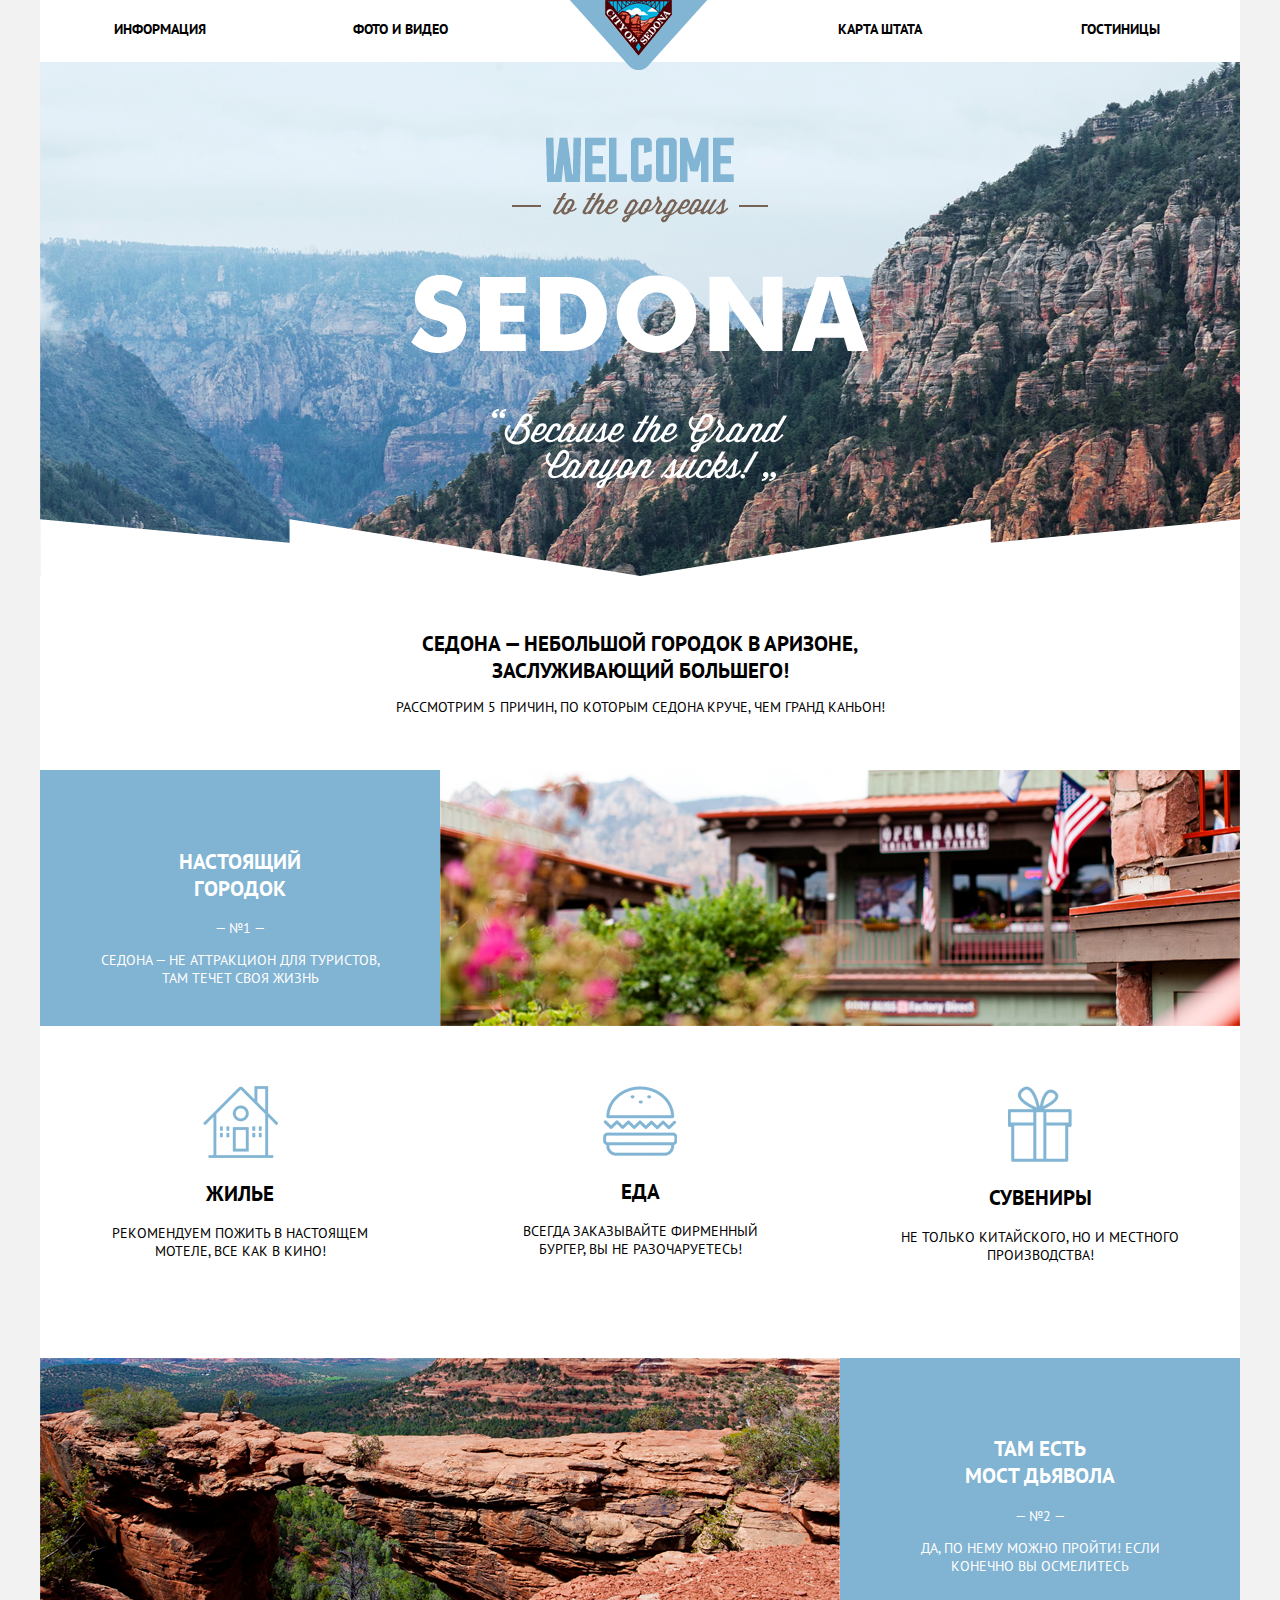
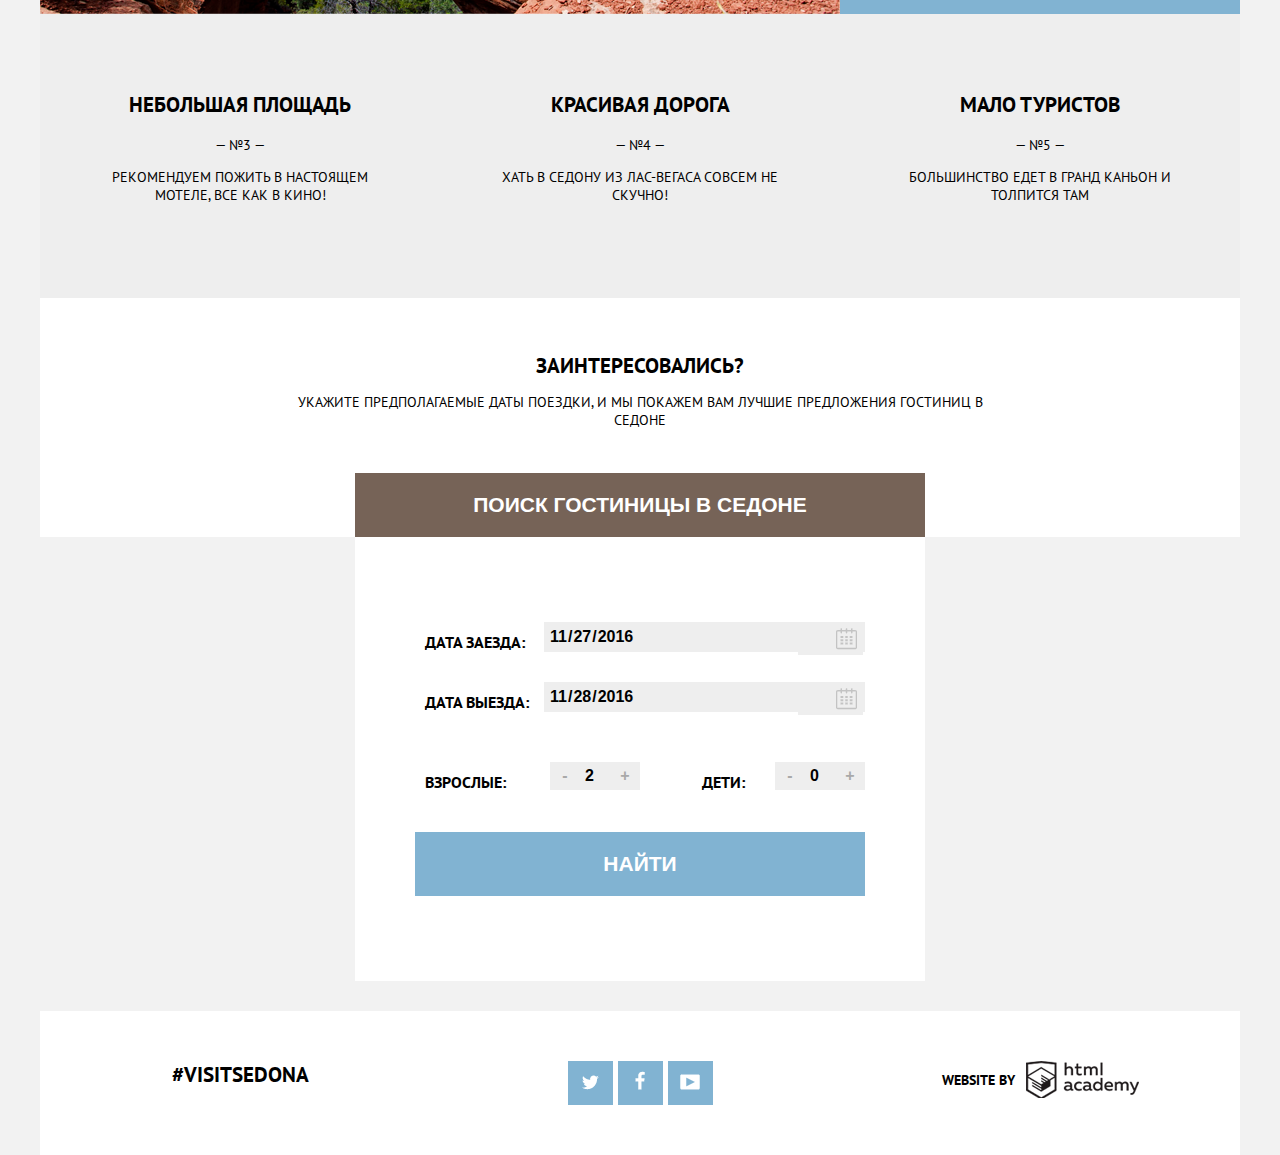
<file: index.html>
<!DOCTYPE html>
<html lang="en">
<head>
    <meta charset="UTF-8">
    <title>Sedona</title>
    <link href="https://fonts.googleapis.com/css?family=PT+Sans:400,700&amp;subset=cyrillic" rel="stylesheet">
    <link rel="stylesheet" href="styles/normalize.css">
    <link rel="stylesheet" href="styles/style.css">
    <meta name="viewport" content="width=device-width, initial-scale=1.0">
</head>
<body>
<header>
    <ul class="nav container white">
        <li class="nav-left"><a href="#">информация</a></li>
        <li class="nav-left"><a href="#">фото и видео</a></li>
        <li class="nav-right"><a href="hotels.html">гостиницы</a></li>
        <li class="nav-right"><a href="#">карта штата</a></li>
    </ul>
    <a href="index.html"><img class="logo" src="images/logo.png" alt="logo"></a>
</header>
<section class="container head">
    <div class="container-fluid">
        <img src="images/header-text.png" alt="welcome">
    </div>
    <img class="header-overlay" src="images/header-overlay.png">
</section>
<section class="container white">
    <div class="container-fluid">
        <h1>СЕДОНА — небольшой городок в АРИЗОНЕ, <br>зАСЛУЖИвающий большего!</h1>
        <p>Рассмотрим 5 причин, по которым Седона круче, чем гранд каньон!</p>
    </div>
</section>
<section class="container">
    <div class="flex-start img1">
        <div class="blue box-center">
            <h2>НАСТОЯЩИЙ<br> ГОРОДОК</h2>
            <p>— №1 —</p>
            <p>СЕДОНА — НЕ АТтРАКЦИОН ДЛЯ ТУРИСТОВ, ТАМ ТЕЧЕТ СВОЯ ЖИЗНЬ</p>
        </div>
    </div>
</section>
<section class="flex container white">
    <div class="icon box-center">
        <img src="images/icons/house.png" alt="home">
        <h2>жилье</h2>
        <p>Рекомендуем пожить в настоящем мотеле, все как в кино!</p>
    </div>
    <div class="icon box-center">
        <img src="images/icons/burger.png" alt="food">
        <h2>еда</h2>
        <p>Всегда заказывайте ФИРМЕННЫЙ БУРГЕР,
            Вы НЕ разочаруетесь!</p>
    </div>
    <div class="icon box-center">
        <img src="images/icons/gift.png" alt="gift">
        <h2>сувениры</h2>
        <p>Не только китайского, но и местного производства!</p>
    </div>
</section>
<section class="container">
    <div class="flex-end img2">
        <div class="blue box-center">
            <h2>ТАМ ЕСТЬ<br> Мост дьявола</h2>
            <p>— №2 —</p>
            <p>Да, по нему можно пройти! Если конечно вы осмелитесь</p>
        </div>
    </div>
</section>
<section class="flex container gray">
    <div class="icon box-center">
        <h2>небольшая площадь</h2>
        <p>— №3 —</p>
        <p>Рекомендуем пожить в настоящем мотеле, все как в кино!</p>
    </div>
    <div class="icon box-center">
        <h2>красивая дорога</h2>
        <p>— №4 —</p>
        <p>ХАТЬ В СЕДОНУ ИЗ ЛАС-ВЕГАСА совсем НЕ СКУЧНО!</p>
    </div>
    <div class="icon box-center">
        <h2>мало туристов</h2>
        <p>— №5 —</p>
        <p>Большинство едет в гранд каньон и толпится там</p>
    </div>
</section>
<section class="container white">
    <div class="container-fluid form-btn">
        <h1 class="biger-text">Заинтересовались?</h1>
        <p>Укажите предполагаемые даты поездки, и мы покажем вам лучшие предложения гостиниц в седоне</p>
        <button class="btn-brown btn-big-text btn btn-big search-btn">ПОИСК ГОСТИНИЦЫ В седоне</button>
    </div>
</section>
<section class="container form-section">
    <div class="map">
        <iframe src="https://www.google.com/maps/embed?pb=!1m18!1m12!1m3!1d52385.18050599723!2d-111.83015811090263!3d34.854373380999704!2m3!1f0!2f0!3f0!3m2!1i1024!2i768!4f13.1!3m3!1m2!1s0x872da132f942b00d%3A0x5548c523fa6c8efd!2z0KHQtdC00L7QvdCwLCDQkNGA0LjQt9C-0L3QsCA4NjMzNiwg0KHQqNCQ!5e0!3m2!1sru!2sua!4v1480008699455"
                width="1200" height="470" frameborder="0" style="border:0" allowfullscreen></iframe>
        <form class="form">
            <div class="full">
                <div class="form-group">
                    <label for="in">Дата заезда: </label>
                    <input id="in" class="date" type="date" value="2016-11-27">
                    <button type="button" class="calendar"><img src="images/icons/calendar.png" alt="calendar"></button>
                </div>
                <br><br><br>
                <div class="form-group">
                    <label for="out">Дата выезда: </label>
                    <input id="out" class="date" type="date" value="2016-11-28">
                    <button type="button" class="calendar"><img src="images/icons/calendar.png" alt="calendar"></button>
                </div>
                <br><br><br><br>
                <div class="left">
                    <label for="adult">Взрослые: </label>
                    <div class="right">
                        <button class="down">-</button>
                        <input id="adult" class="number" type="text" value="2" pattern="\d*" maxlength="2">
                        <button class="up">+</button>
                    </div>
                </div>
                <div class="right">
                    <label for="children">Дети: </label> &nbsp; &nbsp; &nbsp;
                    <div class="right">
                        <button class="down">-</button>
                        <input id="children" class="number" type="text" value="0" pattern="\d*" maxlength="2">
                        <button class="up">+</button>
                    </div>
                </div>
                <button class="btn btn-big-text btn-blue full">найти</button>
            </div>
        </form>
    </div>
</section>
<footer class="container flex">
    <div>#visitsedona</div>
    <div>
        <button class="btn btn-big-text btn-blue btn-social"><img src="images/icons/twitter.png" alt="twitter"></button>
        <button class="btn btn-big-text btn-blue btn-social"><img src="images/icons/facebook.png" alt="facebook">
        </button>
        <button class="btn btn-big-text btn-blue btn-social"><img src="images/icons/youtube.png" alt="youtube"></button>
    </div>
    <div>
        <span class="by">website by </span><a href="#" class="developer"></a>
    </div>
</footer>
</body>
</html>
</file>
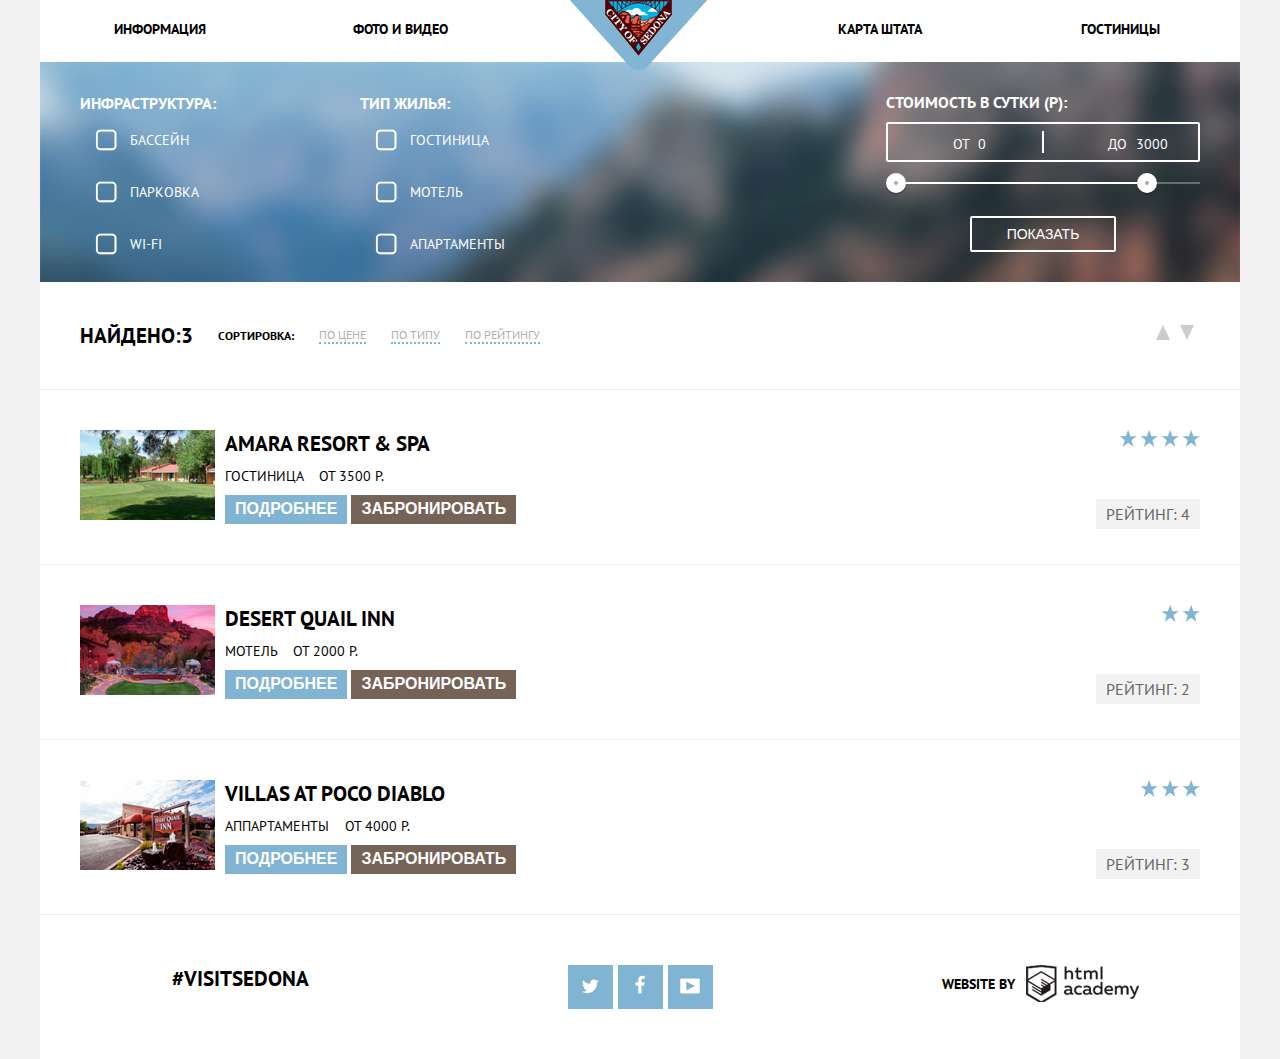
<file: hotels.html>
<!DOCTYPE html>
<html lang="en">
<head>
    <meta charset="UTF-8">
    <title>Hotels</title>
    <link href="https://fonts.googleapis.com/css?family=PT+Sans:400,700&amp;subset=cyrillic" rel="stylesheet">
    <link rel="stylesheet" href="styles/normalize.css">
    <link rel="stylesheet" href="styles/style.css">
    <meta name="viewport" content="width=device-width, initial-scale=1.0">
</head>
<body>
<header>
    <ul class="nav container white">
        <li class="nav-left"><a href="#">информация</a></li>
        <li class="nav-left"><a href="#">фото и видео</a></li>
        <li class="nav-right"><a href="hotels.html">гостиницы</a></li>
        <li class="nav-right"><a href="#">карта штата</a></li>
    </ul>
    <a href="index.html"><img class="logo" src="images/logo.png" alt="logo"></a>
</header>
<section class="container filter white">
    <div class="col">
        <h3>Инфраструктура:</h3>
        <input type="checkbox" name="infro" id="pool"> <label for="pool">Бассейн</label> <br>
        <input type="checkbox" name="infro" id="parking"><label for="parking">парковка</label> <br>
        <input type="checkbox" name="infro" id="wifi"><label for="wifi"> wi-fi</label> <br>
    </div>
    <div class="col">
        <h3>тип жилья:</h3>
        <input type="checkbox" name="home" id="hotel"> <label for="hotel">гостиница</label> <br>
        <input type="checkbox" name="home" id="motel"><label for="motel">мотель</label> <br>
        <input type="checkbox" name="home" id="apartm"><label for="apartm"> апартаменты</label> <br>
    </div>
    <div class="filter-range right">
        <div class="filter-range-title">Стоимость в сутки (р):</div>
        <div class="price-controls">
            <label class="min-price">от <input type="text" name="min-price" value="0"></label>
            <label class="max-price">до <input type="text" name="max-price" value="3000"></label>
        </div>
        <div class="range-controls">
            <div class="scale">
                <div class="bar"></div>
            </div>
            <div class="range-toggle range-toggle-min"></div>
            <div class="range-toggle range-toggle-max"></div>
        </div>
        <button class="btn-transparent" type="submit">Показать</button>
    </div>

</section>
<section class="hotels container white">
    <div class="sort-panel">
        <div class="left-sort">
            <span class="found-label">найдено:3</span>
            <span class="sort-name">сортировка:</span>
            <input type="radio" id="price" name="sorting"><label class="sort-label" for="price">по цене</label>
            <input type="radio" id="type" name="sorting"><label class="sort-label" for="type">по типу</label>
            <input type="radio" id="rating" name="sorting"><label for="rating" class="sort-label">по рейтингу</label>
        </div>
        <div class="right-sort">
            <div class="arrow"><a href="#" class="up-sort"></a></div>
            <div class="arrow"><a href="#" class="down-sort"></a></div>
        </div>
    </div>
    <div class="hotels-panel">
        <div class="left-hotels-panel">
            <div class="hotel-img"><img src="images/hotel1.png" alt=""hotel1></div>
            <div class="hotel-description">
                <a href="#" class="hotel-name big-text">Amara Resort & Spa</a>
                <span class="hotel-info medium-text">гостиница &nbsp;&nbsp; от 3500 р.</span>
                <span class="hotels-booking">
                    <button class="btn-blue btn">подробнее</button>
                    <button class="btn-brown btn">забронировать</button>
                </span>
            </div>
        </div>
        <div class="right-hotels-panel">
            <div class="stars">
                <img src="images/elements/star.png" alt="star">
                <img src="images/elements/star.png" alt="star">
                <img src="images/elements/star.png" alt="star">
                <img src="images/elements/star.png" alt="star">
            </div>
            <div>
                <span class="rating">рейтинг: 4</span>
            </div>
        </div>
    </div>
    <div class="hotels-panel">
        <div class="left-hotels-panel">
            <div class="hotel-img"><img src="images/hotel2.png" alt="hotel2"></div>
            <div class="hotel-description">
                <a href="#" class="hotel-name big-text">Desert Quail Inn</a>
                <span class="hotel-info medium-text">мотель &nbsp;&nbsp; от 2000 р.</span>
                <span class="hotels-booking">
                    <button class="btn-blue btn">подробнее</button>
                    <button class="btn-brown btn">забронировать</button>
                </span>
            </div>
        </div>
        <div class="right-hotels-panel">
            <div class="stars">
                <img src="images/elements/star.png" alt="star">
                <img src="images/elements/star.png" alt="star">
            </div>
            <div>
                <span class="rating">рейтинг: 2</span>
            </div>
        </div>
    </div>
    <div class="hotels-panel">
        <div class="left-hotels-panel">
            <div class="hotel-img"><img src="images/hotel3.png" alt="hotel3"></div>
            <div class="hotel-description">
                <a href="#" class="hotel-name big-text">Villas at Poco Diablo</a>
                <span class="hotel-info medium-text">аппартаменты &nbsp;&nbsp; от 4000 р.</span>
                <span class="hotels-booking">
                    <button class="btn-blue btn">подробнее</button>
                    <button class="btn-brown btn">забронировать</button>
                </span>
            </div>
        </div>
        <div class="right-hotels-panel">
            <div class="stars">
                <img src="images/elements/star.png" alt="star">
                <img src="images/elements/star.png" alt="star">
                <img src="images/elements/star.png" alt="star">
            </div>
            <div>
                <span class="rating">рейтинг: 3</span>
            </div>
        </div>
    </div>
</section>


<footer class="container flex">
    <div>#visitsedona</div>
    <div>
        <button class="btn btn-big-text btn-blue btn-social"><img src="images/icons/twitter.png" alt="twitter"></button>
        <button class="btn btn-big-text btn-blue btn-social"><img src="images/icons/facebook.png" alt="facebook">
        </button>
        <button class="btn btn-big-text btn-blue btn-social"><img src="images/icons/youtube.png" alt="youtube"></button>
    </div>
    <div>
        <span class="by">website by </span><a href="#" class="developer"></a>
    </div>
</footer>

</body>
</html>
</file>
<file: styles/style.css>
body {
    color: black;
    font-family: 'PT Sans', Arial, sans-serif;
    text-transform: uppercase;
    background-color: #f2f2f2;
}

.white {
    background-color: white;
}

h1, h2 {
    font-size: 21px;
}

p {
    font-size: 14px;
}

.container {
    margin: 0 auto;
    max-width: 1200px;
}

.container-fluid {
    margin: 0 auto;
    max-width: 700px;
    text-align: center;
    padding: 40px 0;
}

header {
    width: 100%;
}

.head {
    padding-top: 35px;
    line-height: 0;
}

ul.nav {
    list-style: none;
    width: 100%;
    box-sizing: border-box;
    padding: 0;
    height: 62px;
}

li.nav-left {
    float: left;
    width: 20%;
    text-align: center;
}

li.nav-right {
    float: right;
    width: 20%;
    text-align: center;
}

ul.nav > li > a {
    display: block;
    padding: 20px 20px;
    margin: 0 30px;
    background-color: white;
    color: black;
    text-decoration: none;
    font-size: 14px;
    font-weight: bold;
}

ul.nav > li > a:hover {
    color: #81b3d2;
}

ul.nav > li > a:active {
    color: #b2b2b2;
}

img.logo {
    position: absolute;
    top: 0;
    left: calc(50% - 70px);
}

.container.head {
    background-image: url("../images/header-bg.png");
    background-size: cover;
}

.header-overlay {
    margin-top: -10px;
    width: 100%;
}

.box-center {
    text-align: center;
    width: calc(100% / 3);
    padding: 60px 60px 80px 60px;
    box-sizing: border-box;
}

.blue {
    background-color: #81b3d2;
    color: white;
}

.flex-start {
    -webkit-box-pack: start;
    -ms-flex-pack: start;
    justify-content: flex-start;
    display: -webkit-box;
    display: -ms-flexbox;
    display: flex;
    -webkit-box-orient: horizontal;
    -webkit-box-direction: normal;
    -ms-flex-direction: row;
    flex-direction: row;
}

.flex-end {
    -webkit-box-pack: end;
    -ms-flex-pack: end;
    justify-content: flex-end;
    display: -webkit-box;
    display: -ms-flexbox;
    display: flex;
    -webkit-box-orient: horizontal;
    -webkit-box-direction: normal;
    -ms-flex-direction: row;
    flex-direction: row;
}

.img1 {
    background: url("../images/pic1.png") top right no-repeat;
    height: 256px;
}

.img2 {
    background: url("../images/pic2.png") top left no-repeat;
    height: 256px;
}

.flex {
    display: -webkit-box;
    display: -ms-flexbox;
    display: flex;
    -webkit-box-orient: horizontal;
    -webkit-box-direction: normal;
    -ms-flex-direction: row;
    flex-direction: row;
}

.gray {
    background-color: #eeeeee;
}

.big-text {
    font-size: 30px;
}

.btn {
    padding: 5px 10px;
    box-sizing: border-box;
    text-align: center;
    color: white;
    outline: 0;
    cursor: pointer;
    font-weight: bold;
    text-transform: uppercase;
    border: 0;
}

.btn-big-text {
    font-size: 21px;
    margin-top: 30px;
    padding: 20px 0;
}

.btn-brown {
    background-color: #766357;
}

.btn-brown:hover {
    background-color: #604e43;
}

.btn-brown:active {
    color: #857871;
    background-color: #604e43;

}

.btn-blue {
    background-color: #81b3d2;
}

.btn-blue:hover {
    background-color: #669ec0;
}

.btn-blue:active {
    background-color: #669ec0;
    color: #88b6d1;
}

.map {
    padding: 0;
    position: relative;
}

.form {
    padding: 85px 60px;
    position: absolute;
    left: calc(50% - 285px);
    top: 0;
    background-color: white;
    width: 570px;
    box-sizing: border-box;
    font-weight: bold;
}

input {
    background-color: #eeeeee;
    color: black;
    border: 0;
    padding: 5px;
    font-weight: bold;
    outline: 0;
}

div.right {
    display: inline-block;
    overflow: hidden;
    position: relative;
    width: auto;
}

button.down, button.up {
    background-color: #eeeeee;
    font-weight: bold;
    margin: 0;
    padding: 5px;
    width: 30px;
    outline: 0;
    cursor: pointer;
    box-sizing: border-box;
    border: 0;
    display: block;
    float: left;
    position: relative;
    color: #a9a9a9;

}

.form-btn {
    padding-bottom: 0;
}

.form-section {
    padding: 0;
}

.full {
    width: 100%;
}

input.number {
    width: 30px;
    overflow: hidden;
    box-sizing: border-box;
    border: 0;
    display: block;
    float: left;
    outline: 0;
    padding: 5px;
    position: relative;
    color: black;
    font-weight: bold;
}

.form label {
    float: left;
    margin: 10px;
}

.form-group {
    position: relative;
    z-index: 1;
}

input.date {
    width: 68%;
    float: right;
    padding-right: 10px;
}

input:hover {
    background-color: #ebebeb;
}

input:active {
    background-color: white;
    border: 1px solid #ebebeb;
}

input.date:active ~ button {
    background-color: white;
}

button.down:hover, button.up:hover {
    color: black;
}

button.down:active, button.up:active {
    color: #81b3d2;
}

button.calendar {
    position: absolute;
    background: #eeeeee;
    width: 65px;
    border: none;
    cursor: pointer;
    outline: 0;
    left: 85%;
    top: 5px;
    z-index: 2;
    text-align: right;
}

.right {
    float: right;
    width: 50%;
}

.left {
    float: left;
    width: 50%;
}

footer {
    font-weight: bold;
    font-size: 21px;
    -ms-flex-pack: distribute;
    justify-content: space-around;
    background-color: white;
}

footer > div {
    text-align: center;
    min-width: calc(100% / 3);
    padding: 50px 0;
    box-sizing: border-box;
}

.btn-social {
    margin-top: 0;
    padding: 10px;
    width: 45px;
}

span.by {
    font-size: 14px;
    font-weight: bold;
    text-decoration: none;
    color: black;
    vertical-align: middle;
}

a.developer {
    background: url("../images/developer.png") no-repeat top right;
    width: 120px;
    height: 37px;
    display: inline-block;
    vertical-align: middle;
}

.filter {
    background: url("../images/filter-bg.png") no-repeat;
    background-size: cover;
    color: white;
    font-size: 14px;
    font-weight: normal;
    padding: 30px 40px;
    box-sizing: border-box;
    height: 220px;
}

.col {
    width: 25%;
    float: left;
}

input[type=checkbox] {
    display: none;
}

input[type=checkbox] + label {
    background: url("../images/elements/checkbox.png") no-repeat;
    display: inline-block;
    padding-left: 35px;
    margin: 15px;
    line-height: 22px;
}

input[type=checkbox]:checked + label {
    background: url("../images/elements/checkbox-checked.png") no-repeat;
    display: inline-block;
    padding-left: 35px;
    margin: 15px;
    line-height: 22px;
}

.sort-panel, .hotels-panel {
    padding: 40px;
    border-bottom: solid 1px #eeeeee;
    display: -webkit-box;
    display: -ms-flexbox;
    display: flex;
    -webkit-box-pack: justify;
    -ms-flex-pack: justify;
    justify-content: space-between;
}

.left-sort, .left-hotels-panel {
    display: -webkit-box;
    display: -ms-flexbox;
    display: flex;
    -webkit-box-orient: horizontal;
    -webkit-box-direction: normal;
    -ms-flex-direction: row;
    flex-direction: row;
    -webkit-box-pack: start;
    -ms-flex-pack: start;
    justify-content: flex-start;
    -webkit-box-align: center;
    -ms-flex-align: center;
    align-items: center;
}

.found-label {
    font-size: 21px;
    font-weight: bold;
    padding: 0 25px 0 0;
}

.sort-name {
    font-size: 12px;
    padding: 0 25px 0 0;
    font-weight: bold;
}

input[type=radio] {
    display: none;
}

input[type=radio]:not(checked) + label {
    font-size: 12px;
    color: #afafaf;
    margin: 0 25px 0 0;
    border-bottom: dotted 2px #81b3d2;
    cursor: pointer;
}

input[type=radio]:checked + label {
    font-size: 12px;
    color: #81b3d2;
    margin: 0 25px 0 0;
    border: none;
}

input[type=radio]:not(checked) + label:hover {
    border-bottom: dotted 2px #81b3d2;
    color: #81b3d2;
}

input[type=radio]:not(checked) + label:active {
    border-bottom: 0;
    color: black;
}

.arrow {
    display: inline-block;
    width: 20px;
    vertical-align: middle;
}

.up-sort {
    width: 0;
    height: 0;
    display: inline-block;
    line-height: 20px;
    border-style: solid;
    border-width: 0 7.5px 15px 7.5px;
    border-color: transparent transparent #cccccc transparent;
}

.down-sort {
    width: 0;
    height: 0;
    display: inline-block;
    line-height: 20px;
    border-style: solid;
    border-width: 15px 7.5px 0 7.5px;
    border-color: #cccccc transparent transparent transparent;
}

.down-sort:hover {
    border-color: black transparent transparent transparent;
}

.up-sort:hover {
    border-color: transparent transparent black transparent;
}

.down-sort:active {
    border-color: #81b3d2 transparent transparent transparent;
}

.up-sort:active {
    border-color: transparent transparent #81b3d2 transparent;
}

.hotel-name {
    text-decoration: none;
    color: black;
}

.hotel-name:hover {
    color: #81b3d2;
}

.hotel-name:active {
    color: #cccccc;
}

.hotel-img img {
    width: 135px;
    height: 90px;
}

.hotel-description {
    display: -webkit-box;
    display: -ms-flexbox;
    display: flex;
    -webkit-box-orient: vertical;
    -webkit-box-direction: normal;
    -ms-flex-direction: column;
    flex-direction: column;
    margin-left: 10px;
}

.big-text {
    font-size: 21px;
    font-weight: bold;
}

.medium-text {
    font-size: 14px;
}

.btn-big {
    width: 570px;
}

.hotel-name, .hotel-info {
    padding-bottom: 10px;
}

.right-hotels-panel {
    display: -webkit-box;
    display: -ms-flexbox;
    display: flex;
    -webkit-box-orient: vertical;
    -webkit-box-direction: normal;
    -ms-flex-direction: column;
    flex-direction: column;
    -webkit-box-pack: justify;
    -ms-flex-pack: justify;
    justify-content: space-between;
}

.stars {
    text-align: right;
}

span.rating {
    padding: 5px 10px;
    background-color: #f2f2f2;
    color: #666666;
}

h3 {
    margin: 0;
}

.developer {
    background: url("../images/developer.png") no-repeat;
}

.filter-range {
    width: 330px;

    color: #ffffff;
}

.filter-range-title {
    margin-bottom: 9px;

    font-weight: 600;
    font-size: 16px;
    line-height: 21px;
}

.price-controls {
    position: relative;

    height: 36px;
    margin-bottom: 20px;

    font-size: 0;

    border: 2px solid #ffffff;
    border-radius: 2px;
}

.price-controls::after {
    content: "";
    position: absolute;
    top: 50%;
    left: 50%;

    width: 2px;
    height: 22px;

    background: #ffffff;
    -webkit-transform: translate(-50%, -50%);
    transform: translate(-50%, -50%);
}

.price-controls label {
    display: inline-block;

    font-size: 14px;
    line-height: 30px;
    vertical-align: top;

    cursor: pointer;
}

.price-controls .min-price,
.price-controls .max-price {
    width: 90px;
    padding-left: 65px;
}

.price-controls input {
    width: 50px;
    margin: 0;

    color: inherit;
    font: inherit;

    background: none;
    border: none;
}

.range-controls {
    position: relative;

    margin-bottom: 32px;
}

.range-controls .scale {
    height: 2px;

    background: rgba(255, 255, 255, 0.3);
}

.range-controls .bar {
    width: 80%;
    height: 2px;

    background: #ffffff;
}

.range-toggle {
    position: absolute;
    top: -9px;

    width: 4px;
    height: 4px;

    background: #ababab;
    border: 8px solid #ffffff;
    border-radius: 50%;
    box-shadow: 0 2px 1px 0 rgba(0, 1, 1, 0.2);
    cursor: pointer;
}

.range-toggle:hover {
    background: #1c4f80;
}

.range-toggle-min {
    left: 0;
}

.range-toggle-max {
    left: 80%;
}

.btn-transparent {
    display: block;
    margin: 0 auto;
    padding: 6px 35px;

    font-size: 14px;
    line-height: 20px;
    color: #ffffff;
    text-transform: uppercase;

    background: transparent;
    border: 2px solid #ffffff;
    border-radius: 2px;
    cursor: pointer;
}

.btn-transparent:hover {
    color: #000000;

    background: #ffffff;
}

@media only screen and (max-width: 768px) {
    /* For desktop: */
    * {
        box-sizing: border-box;
    }

    h1, h2, h3, p {
        padding: 10px;
    }

    img.logo {
        display: none;
    }

    .form-section iframe {
        display: none;
    }

    ul.nav {
        height: auto;
    }

    .nav li {
        width: 50%;
    }

    .head img {
        width: 100%;
    }

    .head div img {
        width: 100%;
    }

    .container {
        width: 100%;
    }

    .container-fluid {
        width: 100%;
        padding: 10px;
    }

    .btn-big {
        width: 100%;
    }

    .form {
        position: relative;
        width: 100%;
        left: 0;
        padding: 20px;
    }

    input.date {
        float: left;
        width: 100%;
        margin: 10px 0;
    }

    div.right {
        float: none;
        margin-bottom: 10px;
        display: inline-block;
    }

    div.left {
        float: none;
        display: inline-block;
        width: 100%;
    }

    .full .form-group div {
        width: 100%;
    }

    .nav {
        display: -webkit-box;
        display: -ms-flexbox;
        display: flex;
        -ms-flex-wrap: wrap;
        flex-wrap: wrap;
    }

    .flex {
        -ms-flex-wrap: wrap;
        flex-wrap: wrap;
    }

    .box-center {
        width: 100%;
        border-bottom: 1px solid #a9a9a9;
        padding: 10px;
    }

    footer > div {
        padding: 10px 0;
        width: 100%;
    }

    button.calendar {
        display: none;
    }

    label {
        margin: 10px;
    }

    .filter {
        height: auto;
    }

    .hotel-description {
        -webkit-box-orient: vertical;
        -webkit-box-direction: normal;
        -ms-flex-direction: column;
        flex-direction: column;
    }

    .left-sort {
        -webkit-box-orient: vertical;
        -webkit-box-direction: normal;
        -ms-flex-direction: column;
        flex-direction: column;
    }

    .hotels-panel {
        -webkit-box-orient: vertical;
        -webkit-box-direction: normal;
        -ms-flex-direction: column;
        flex-direction: column;
        padding: 6%;
    }

    .left-hotels-panel {
        -webkit-box-orient: vertical;
        -webkit-box-direction: normal;
        -ms-flex-direction: column;
        flex-direction: column;
        -webkit-box-pack: justify;
        -ms-flex-pack: justify;
        justify-content: space-between;
        text-align: center;

    }

    .right-hotels-panel {
        text-align: center;
    }

    .btn {
        margin: 10px 0;
    }

    .stars {
        text-align: center;
        margin-bottom: 10px;
    }

    .col {
        width: 100%;
    }

    .price-controls .min-price, .price-controls .max-price {
        width: auto;
        padding-left: 5px;
    }

    .price-controls label {
        line-height: 5px;
    }

    .filter {
        margin: 10px auto;
    }

    .found-label, .sort-name, .sort-label {
        margin-bottom: 5px;
    }
}
</file>
